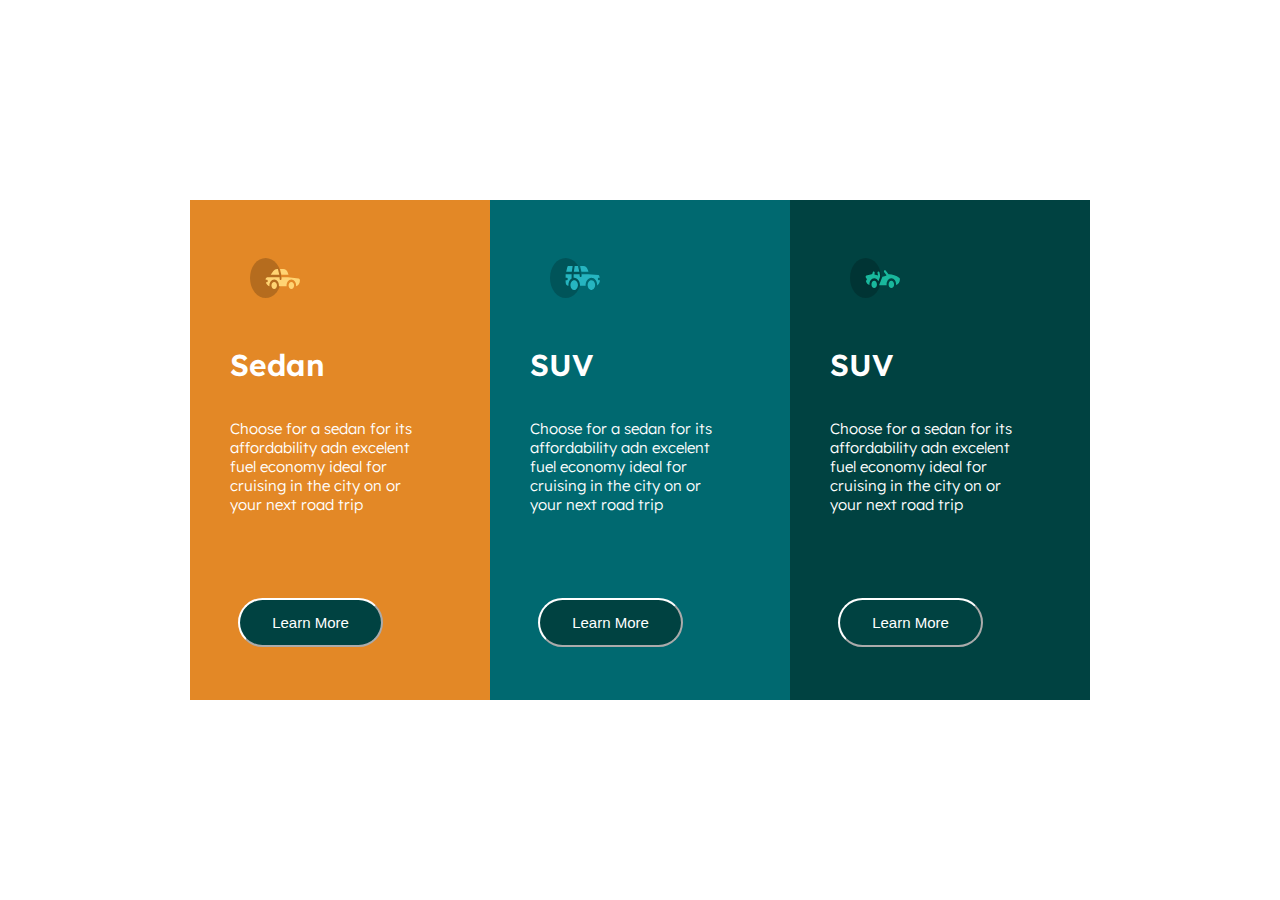
<file: newbie/index.html>
<!DOCTYPE html>
<html lang="en">
<head>
    <meta charset="UTF-8">
    <meta http-equiv="X-UA-Compatible" content="IE=edge">
    <meta name="viewport" content="width=device-width, initial-scale=1.0">
    <link rel="stylesheet" href="style.css"/>
    <title>Testes</title>
</head>
<body>
    <div class="container">

        <div class="item1">
            <div class="img">
                <img src="images/icon-sedans.svg">
                <h1>Sedan</h1>
            </div>
            <div class="menu">
                
                <p>Choose for a sedan for its affordability  adn excelent fuel economy ideal for cruising in the city on or your next road trip</p>
            </div>
            <button class="button">Learn More</button>
            
            
        </div>
       

        <div class="item2">
            <div class="img-suv">
                <img src="images/icon-suvs.svg">
                <h1>SUV</h1>
            </div>
            <div class="menu">
                
                <p class="suv">Choose for a sedan for its affordability  adn excelent fuel economy ideal for cruising in the city on or your next road trip</p>
            </div>
            <button class="button">Learn More</button>
            
            
        </div>

        <div class="item3">
            <div class="img-suv">
                <img src="images/icon-luxury.svg">
                <h1>SUV</h1>
            </div>
            <div class="menu">
                
                <p class="lux">Choose for a sedan for its affordability  adn excelent fuel economy ideal for cruising in the city on or your next road trip</p>
            </div>
            <button class="button">Learn More</button>
            
            
        </div>




    </div>
    
</body>
</html>
</file>
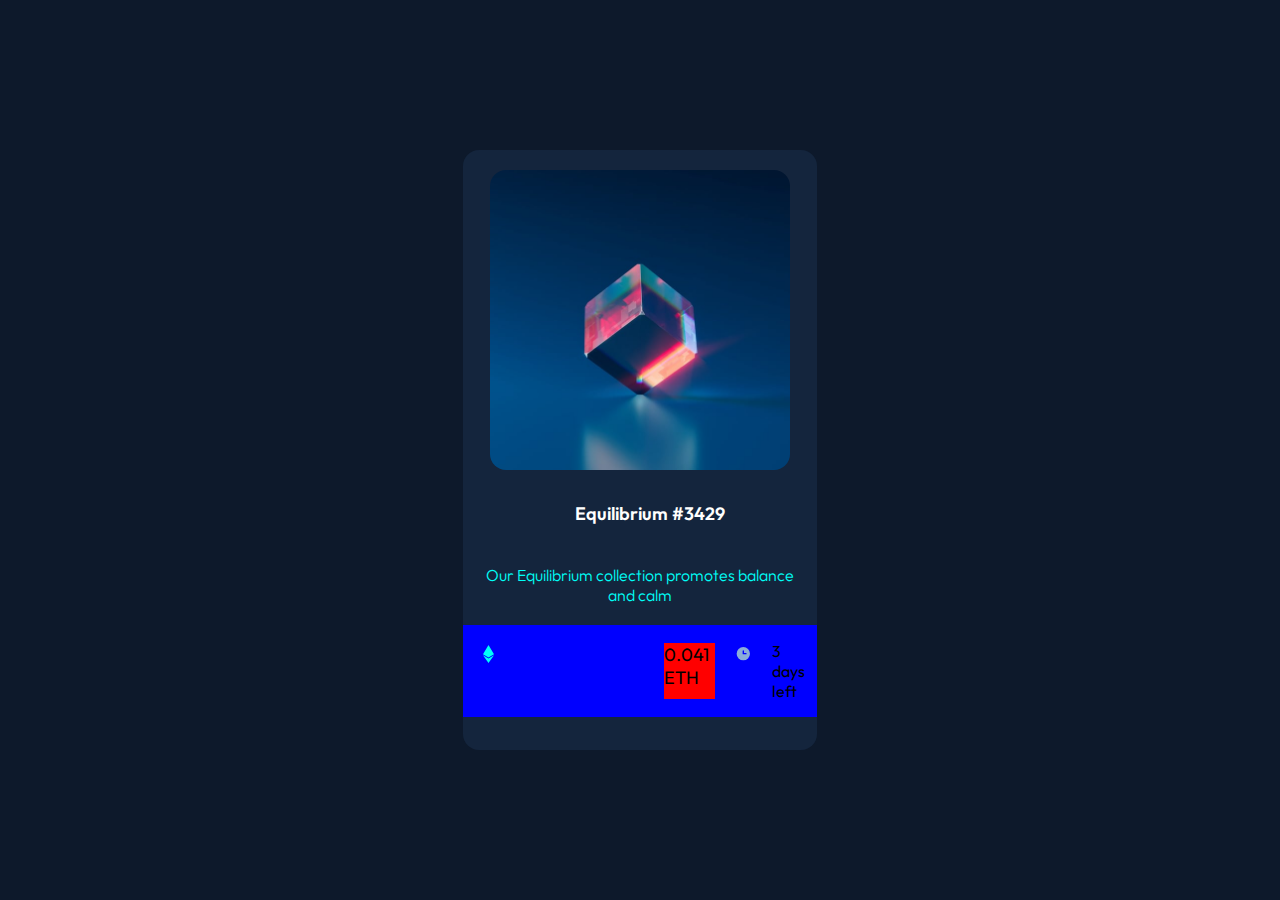
<file: newbie/nft-challenge/index.html>
<!DOCTYPE html>
<html lang="en">
<head>
    <meta charset="UTF-8">
    <meta http-equiv="X-UA-Compatible" content="IE=edge">
    <meta name="viewport" content="width=device-width, initial-scale=1.0">
    <link rel="stylesheet" href="style.css">
    <title>NFT-Challenge</title>
</head>
<body>
    <div class="container">
        <div class="pane">
            <img src="images/image-equilibrium.jpg"/>
            <h1>Equilibrium #3429</h1>
            <p class="one">Our Equilibrium collection promotes balance and calm</p>

            <div class="sub-title">
                <div class="img1">
                <img src="images/icon-ethereum.svg" alt="">
                </div>
                <p class="title1">0.041 ETH</p>
           
                <div class="img2">
                <img  src="images/icon-clock.svg">
                </div>
                <p class="title2">3 days left</p>
            
            </div>
        </div>
    </div>
    
</body>
</html>
</file>
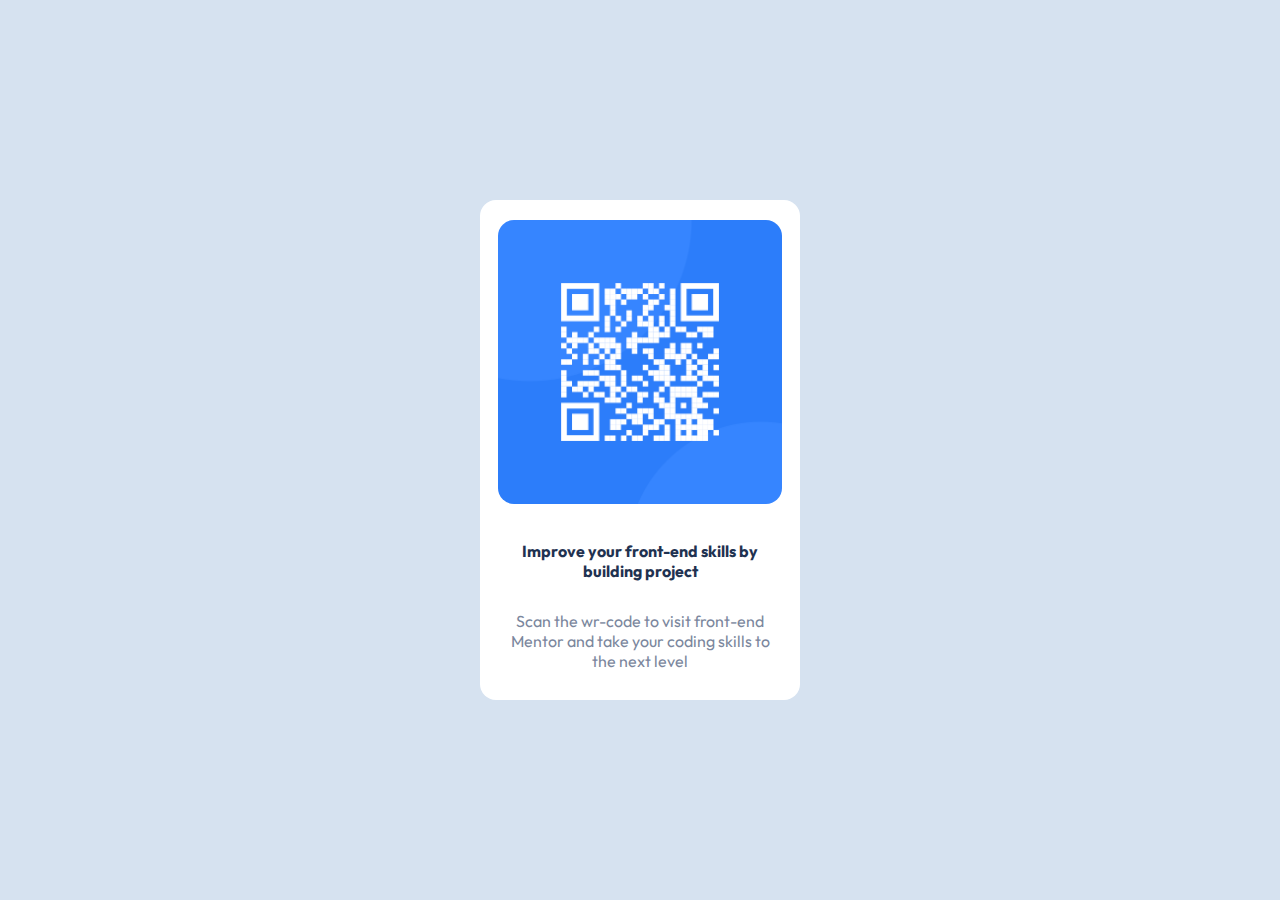
<file: newbie/qrcode-challenge/index.html>
<!DOCTYPE html>
<html lang="en">
<head>
    <meta charset="UTF-8">
    <meta http-equiv="X-UA-Compatible" content="IE=edge">
    <meta name="viewport" content="width=device-width, initial-scale=1.0">
    <link rel="stylesheet" href="style.css">
    <title>QR Code</title>
</head>
<body>
    <main class="container">

        <div class="qr-code">
            <img src="images/image-qr-code.png">
            <h1>Improve your front-end skills by building project</h1>
            <p>Scan the wr-code to visit front-end Mentor and take your coding skills  to the next level</p>
        </div>

    </main>
    
</body>
</html>
</file>
<file: newbie/style.css>
@import url('https://fonts.googleapis.com/css2?family=Lexend+Deca:wght@400;700&family=Montserrat:wght@300;400;500;700&family=Poppins:wght@400;600;700&display=swap');

html, body {
    margin: 0;
    padding: 0;
    box-sizing: border-box;
    font-family: 'Lexend Deca', sans-serif;

}

.container{
    display: flex;
    flex-direction: row;
    background-color: hsla(0, 0%, 100%, 0.75);
    min-height: 100vh;
    min-width: 100vw;
    justify-content: center;
    align-items: center;
}

.item1{
    background-color: hsl(31, 77%, 52%);
    font-size: 15px;
    width: 300px;
    height: 500px;
    text-align: left;
    display: block;
    
    
    
}

.item1 img {
    
    margin-left: 60px;
    margin-top: 58px;
    height: 40px;
    width: 50px;
    
    
}




.item1 h1{
    align-items: left;
    margin-top: 44px;
    margin-left: 40px;
    color: #fff;
    font-weight: 600;
    font-size: 30px;

}



.menu{
    margin-left: 40px;
    margin-right: 60px;
    
}


.menu p{
    color: #fff;
    font-weight: 300;
    margin-bottom: 7px;
    margin-top: 35px;
    background-color: hsl(31, 77%, 52%);

    
}





.button{
    color: #fff;
    border-radius: 30px;
    border-color: #fff;
    margin-top: 77px;
    margin-left: 48px;
    height: 44;
    width: 145px;
    padding: 14px;
    font-size: 15px;
    background-color: hsl(31, 77%, 52%);
}



/* ITEM 2 */


.item2{
    background-color: hsl(184, 100%, 22%);
    font-size: 15px;
    width: 300px;
    height: 500px;
    text-align: left;
    display: block;
    
    
    
}


.item2 img {
    
    margin-left: 60px;
    margin-top: 58px;
    height: 40px;
    width: 50px;
    
    
}


.item2 h1{
    align-items: left;
    margin-top: 44px;
    margin-left: 40px;
    color: #fff;
    font-weight: 600;
    font-size: 30px;

}




.menu{
    margin-left: 40px;
    margin-right: 60px;
    
}


.menu .suv{
    color: #fff;
    font-weight: 300;
    margin-bottom: 7px;
    margin-top: 35px;
    background-color: hsl(184, 100%, 22%);

    
}





.button{
    color: #fff;
    border-radius: 30px;
    border-color: #fff;
    margin-top: 77px;
    margin-left: 48px;
    height: 44;
    width: 145px;
    padding: 14px;
    font-size: 15px;
    background-color: hsl(184, 100%, 22%);
}

/* ITEM 3 */



.item3{
    background-color: hsl(179, 100%, 13%);
    font-size: 15px;
    width: 300px;
    height: 500px;
    text-align: left;
    display: block;
    
    
    
}


.item3 img {
    
    margin-left: 60px;
    margin-top: 58px;
    height: 40px;
    width: 50px;
    
    
}


.item3 h1{
    align-items: left;
    margin-top: 44px;
    margin-left: 40px;
    color: #fff;
    font-weight: 600;
    font-size: 30px;

}




.menu{
    margin-left: 40px;
    margin-right: 60px;
    
}


.menu .lux{
    color: #fff;
    font-weight: 300;
    margin-bottom: 7px;
    margin-top: 35px;
    background-color: hsl(179, 100%, 13%);


    
}





.button{
    color: #fff;
    border-radius: 30px;
    border-color: #fff;
    margin-top: 77px;
    margin-left: 48px;
    height: 44;
    width: 145px;
    padding: 14px;
    font-size: 15px;
    background-color: hsl(179, 100%, 13%);
}


button:hover{
    background-color: (0, 0%, 95%)
}

@media (max-width: 414px ) and (min-height: 896px) {

    .container{
        display: flex;
        flex-direction: column;
        background-color: hsla(0, 0%, 100%, 0.75);
        min-height: 100vh;
        min-width: 100vw;
        justify-content: center;
        align-items: center;
    }

    
}


@media (max-width: 375px ) and (min-height: 517px) {

    .container{
        display: flex;
        flex-direction: column;
        background-color: hsla(0, 0%, 100%, 0.75);
        min-height: 100vh;
        min-width: 100vw;
        justify-content: center;
        align-items: center;
    }

    
}






@media (max-width: 375px ) and (min-height: 667px) {

    .container{
        display: flex;
        flex-direction: column;
        background-color: hsla(0, 0%, 100%, 0.75);
        min-height: 100vh;
        min-width: 100vw;
        justify-content: center;
        align-items: center;
    }

    
}
</file>
<file: newbie/nft-challenge/style.css>
@import url('https://fonts.googleapis.com/css2?family=Outfit:wght@300;400;600&display=swap');

html, body {
    margin: 0;
    padding: 0;
    box-sizing: border-box;
    font-family: 'Outfit', sans-serif;

}


.container{
    display: flex;
    background-color: hsl(217, 54%, 11%);
    align-items: center;
    justify-content: center;
    height: 100vh;
    width: 100vw;

    
}


.pane{
    display: flex;
    flex-direction: column;
    align-items: center;
    width: 354px;
    height: 600px;
    border-radius: 1rem;
    background-color: hsl(216, 50%, 16%);
    
}



.container .pane h1{
    font-size: 18px;
    text-align: left;
    margin-left: 20px;
    color: hsl(0, 0%, 100%);
    margin-bottom: 20px;
    font-weight: 600 ;
}

.one{
    font-weight: 300;
    color: hsl(178, 100%, 50%);
    text-align: center;
    margin: 20px;

}



img{
    margin: 20px;
    max-width: 300px;
    max-height: 300px;
    border-radius: 1rem;
    

}



.sub-title{
    display: flex;
    background-color: blue;
    

}

.img1{
    
    margin-right: 150px;
    
    
}

.title1{
    font-size: 18px;
    background-color: red;
    
    


}
</file>
<file: newbie/qrcode-challenge/style.css>
@import url('https://fonts.googleapis.com/css2?family=Outfit:wght@400;700&display=swap');

html,body {
    margin: 0;
    padding: 0;
    box-sizing: border-box;
}

body{
    display: flex;
    width: 100vw;
    height: 100vh;
    flex-direction: column;
    background-color: hsl(212, 45%, 89%);
    align-items: center;
    justify-content: center;
    

}

.container{
    background-color: hsl(0, 0%, 100%);
    display: flex;
    flex-direction: column;
    align-items: center;
    justify-content: center;
    width: 320px;
    height: 500px;
    border-radius: 1rem;
}




.qr-code {
    max-width: 284px;
    max-height: 287px;
    display: flex;
    flex-direction: column;
    margin-bottom: 190px;
    margin-top: 17px;
    margin-left: 10px;
    margin-right: 10px;
    text-align: center;
    
    
    


}

.qr-code img{
    
    margin-bottom: 23px;
    border-radius: 1rem;

}

 
.qr-code h1 {
    color: hsl(218, 44%, 22%);
    font-size: 1rem;
    font-family: 'Outfit', sans-serif;
    font-weight: 700;
    margin-bottom: 14px;
    margin-top: 14px;
}

.qr-code p{
    color: hsl(220, 15%, 55%);
    font-size: 1rem;
    font-family: 'Outfit', sans-serif;
    font-weight: 400;
    margin-bottom: 36px;
    margin-top: 16px;
}
</file>
